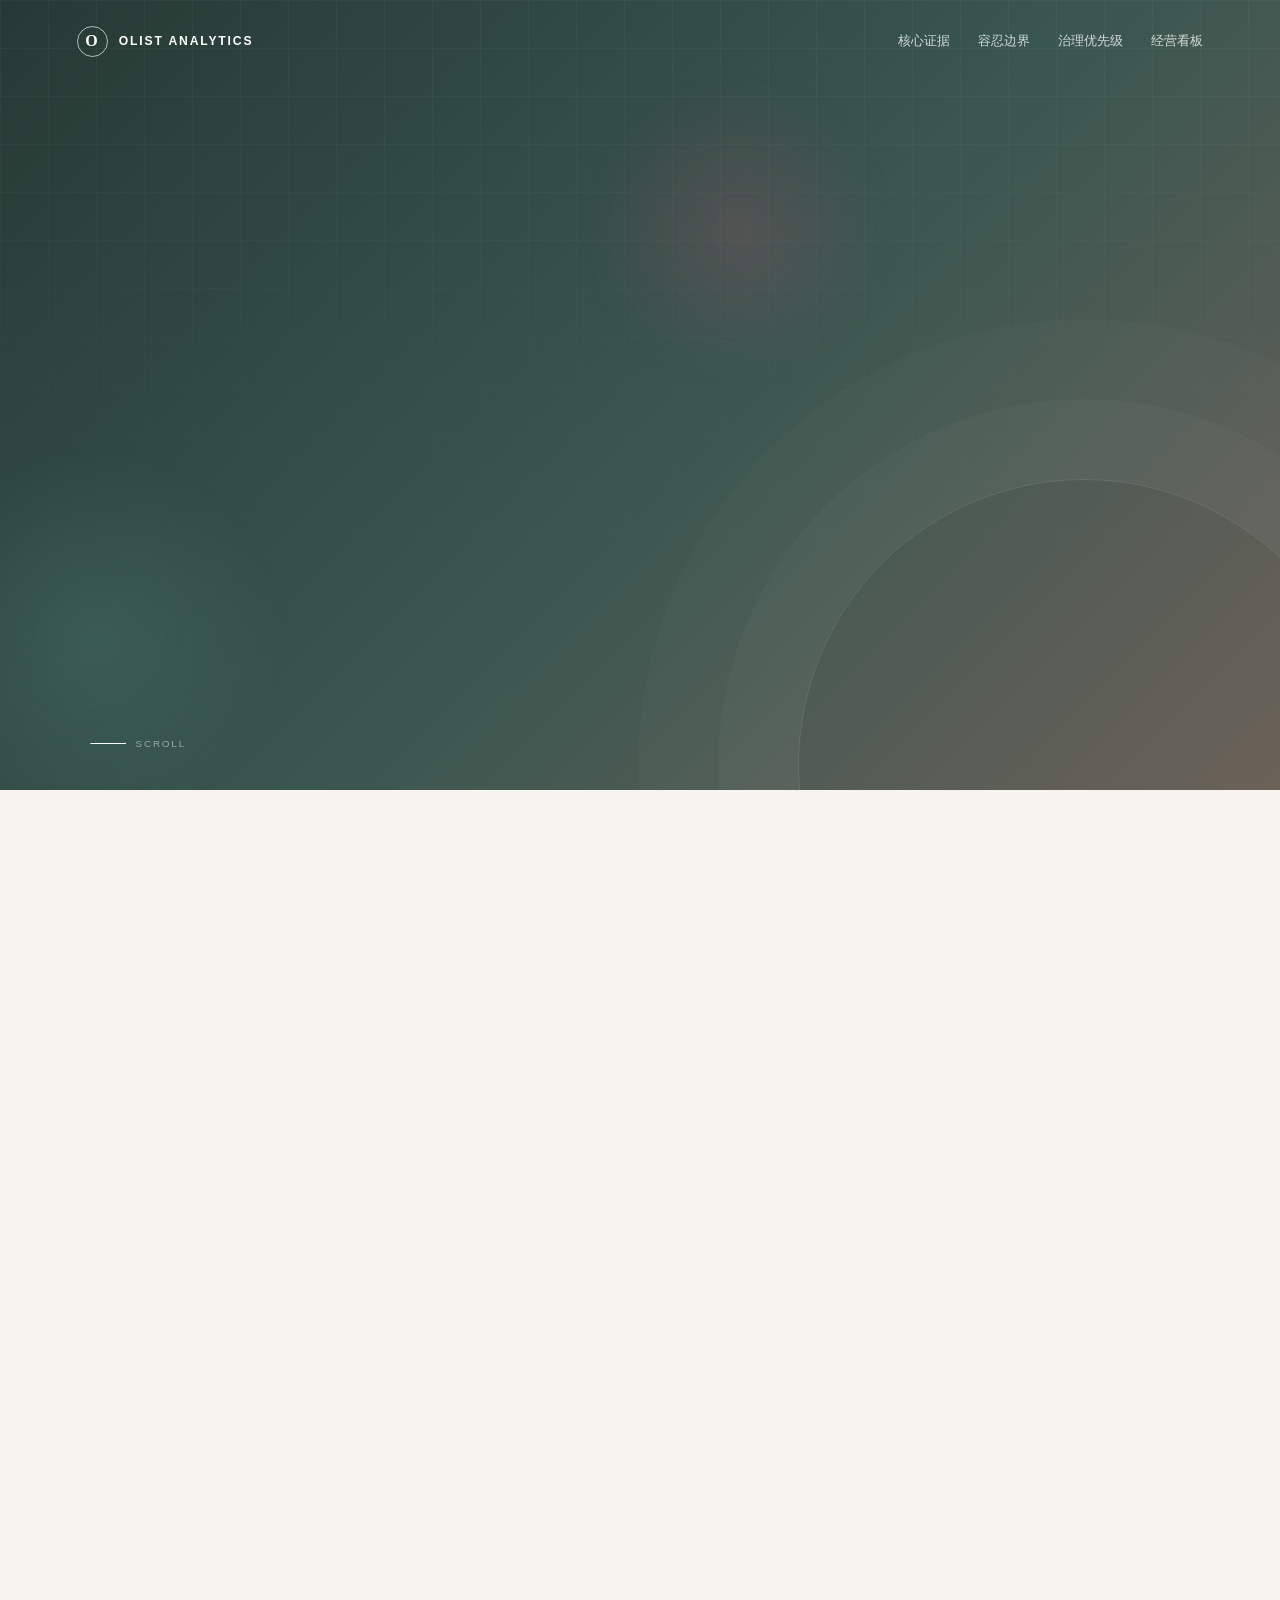
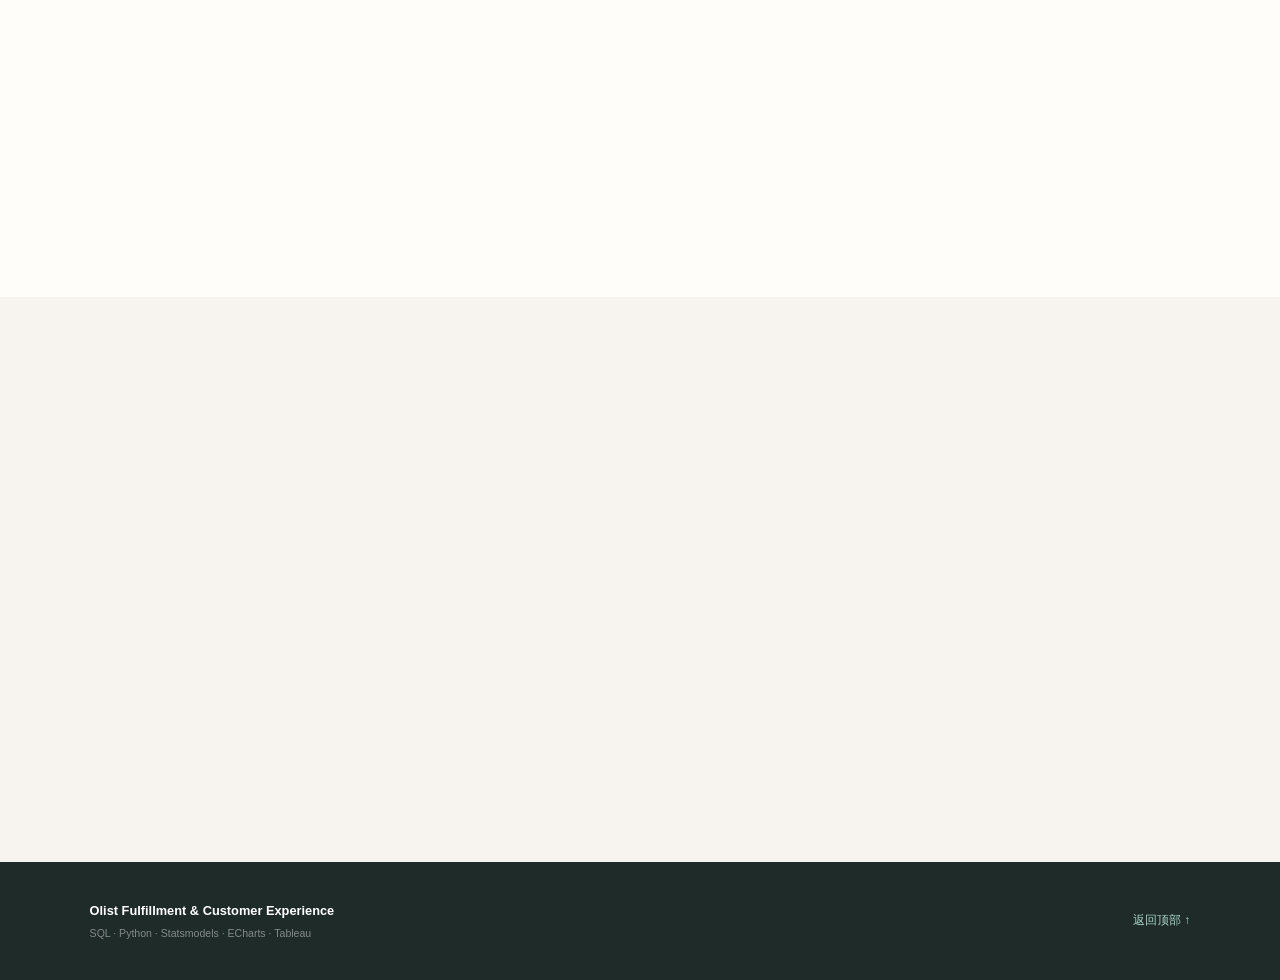
<file: index.html>
<!doctype html>
<html lang="zh-CN">
<head>
  <meta charset="utf-8">
  <meta name="viewport" content="width=device-width, initial-scale=1">
  <meta http-equiv="refresh" content="0; url=dashboard/">
  <title>Olist 电商履约与客户体验分析</title>
</head>
<body>
  <p>正在进入项目看板。如果没有自动跳转，请<a href="dashboard/">点击这里</a>。</p>
</body>
</html>
</file>
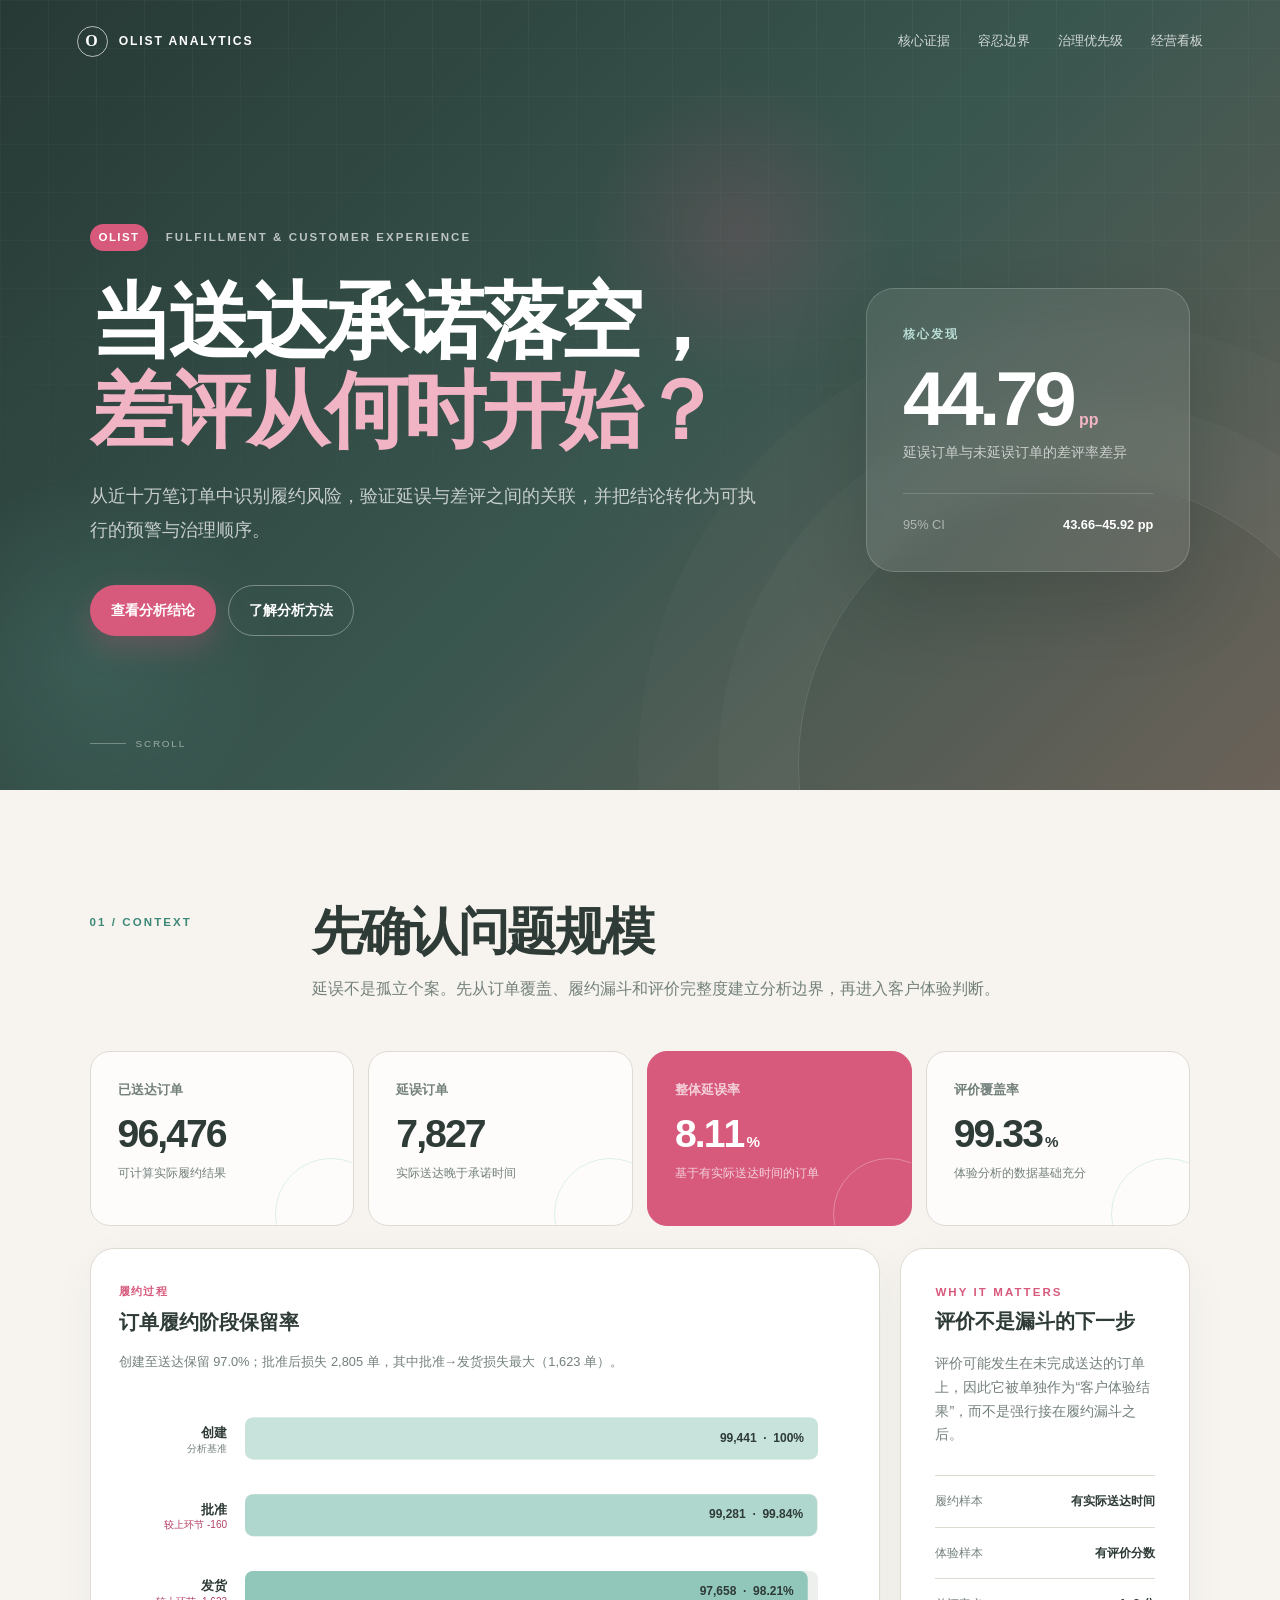
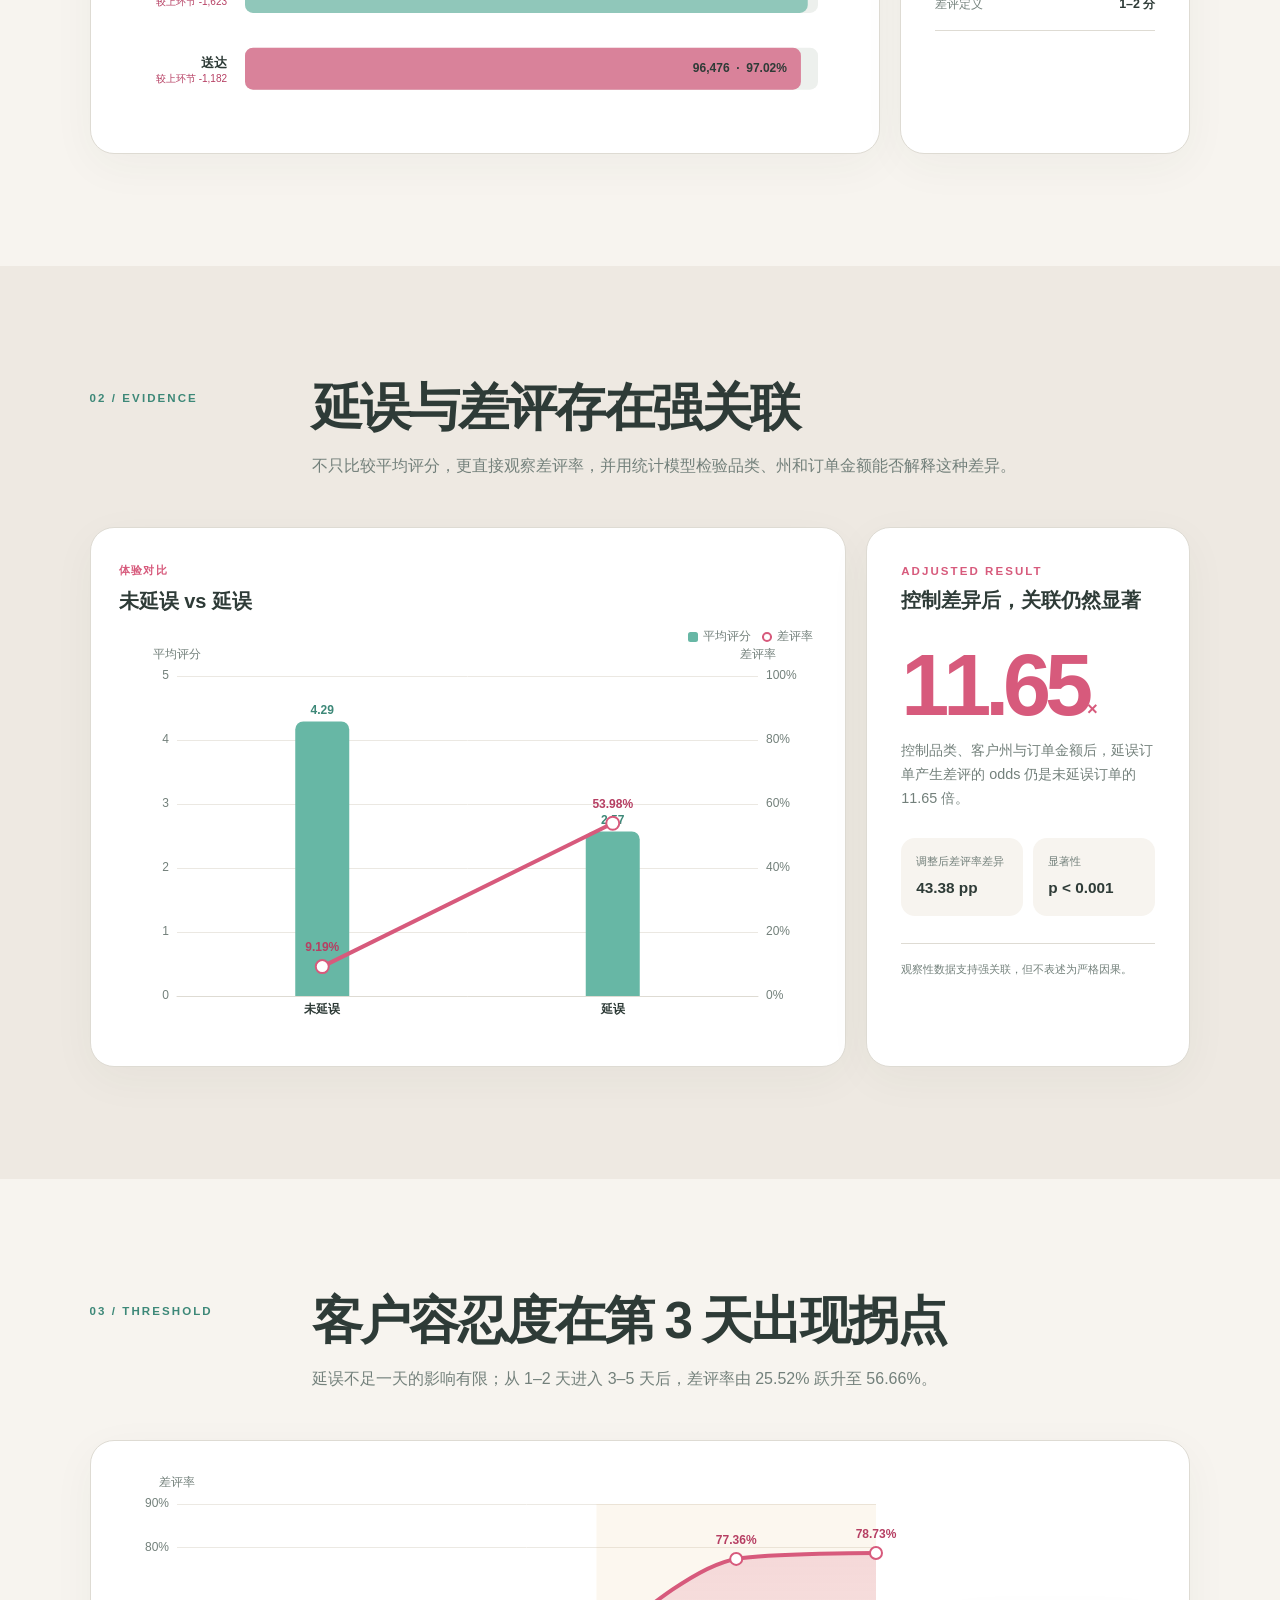
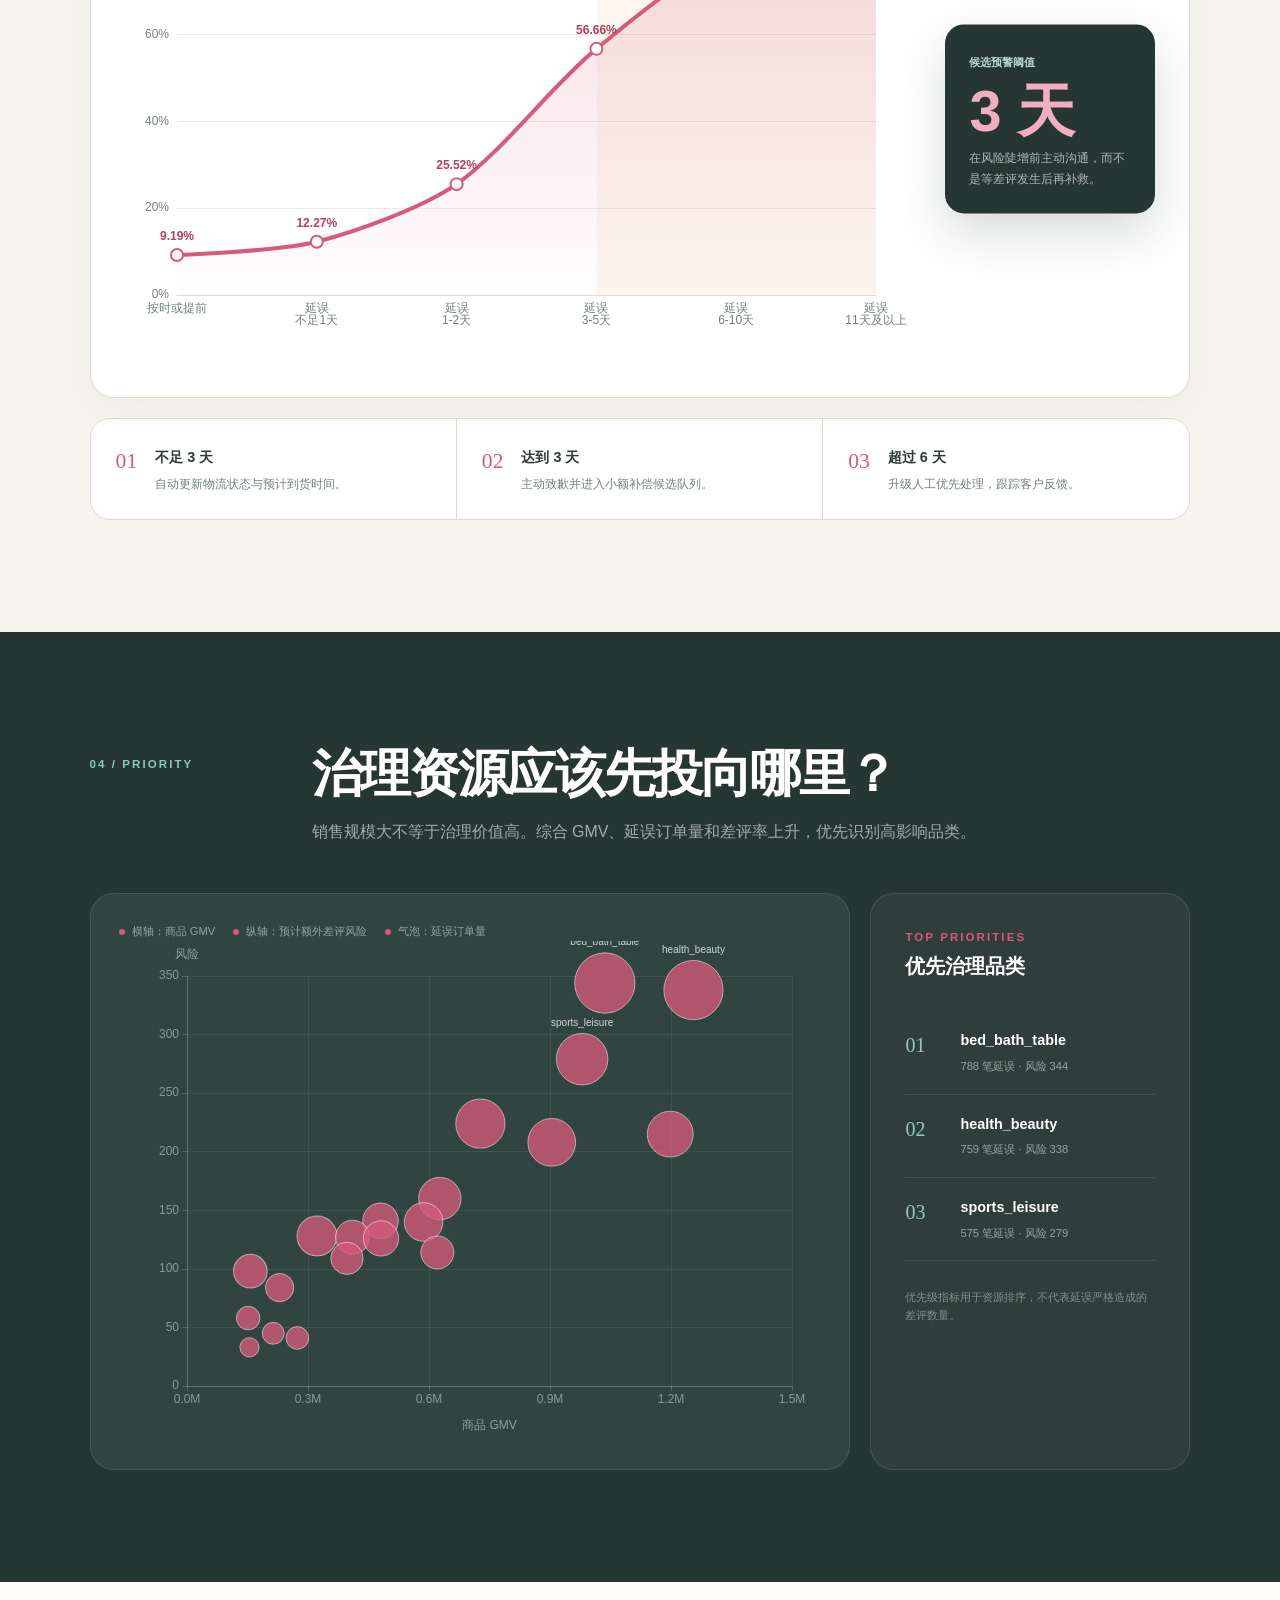
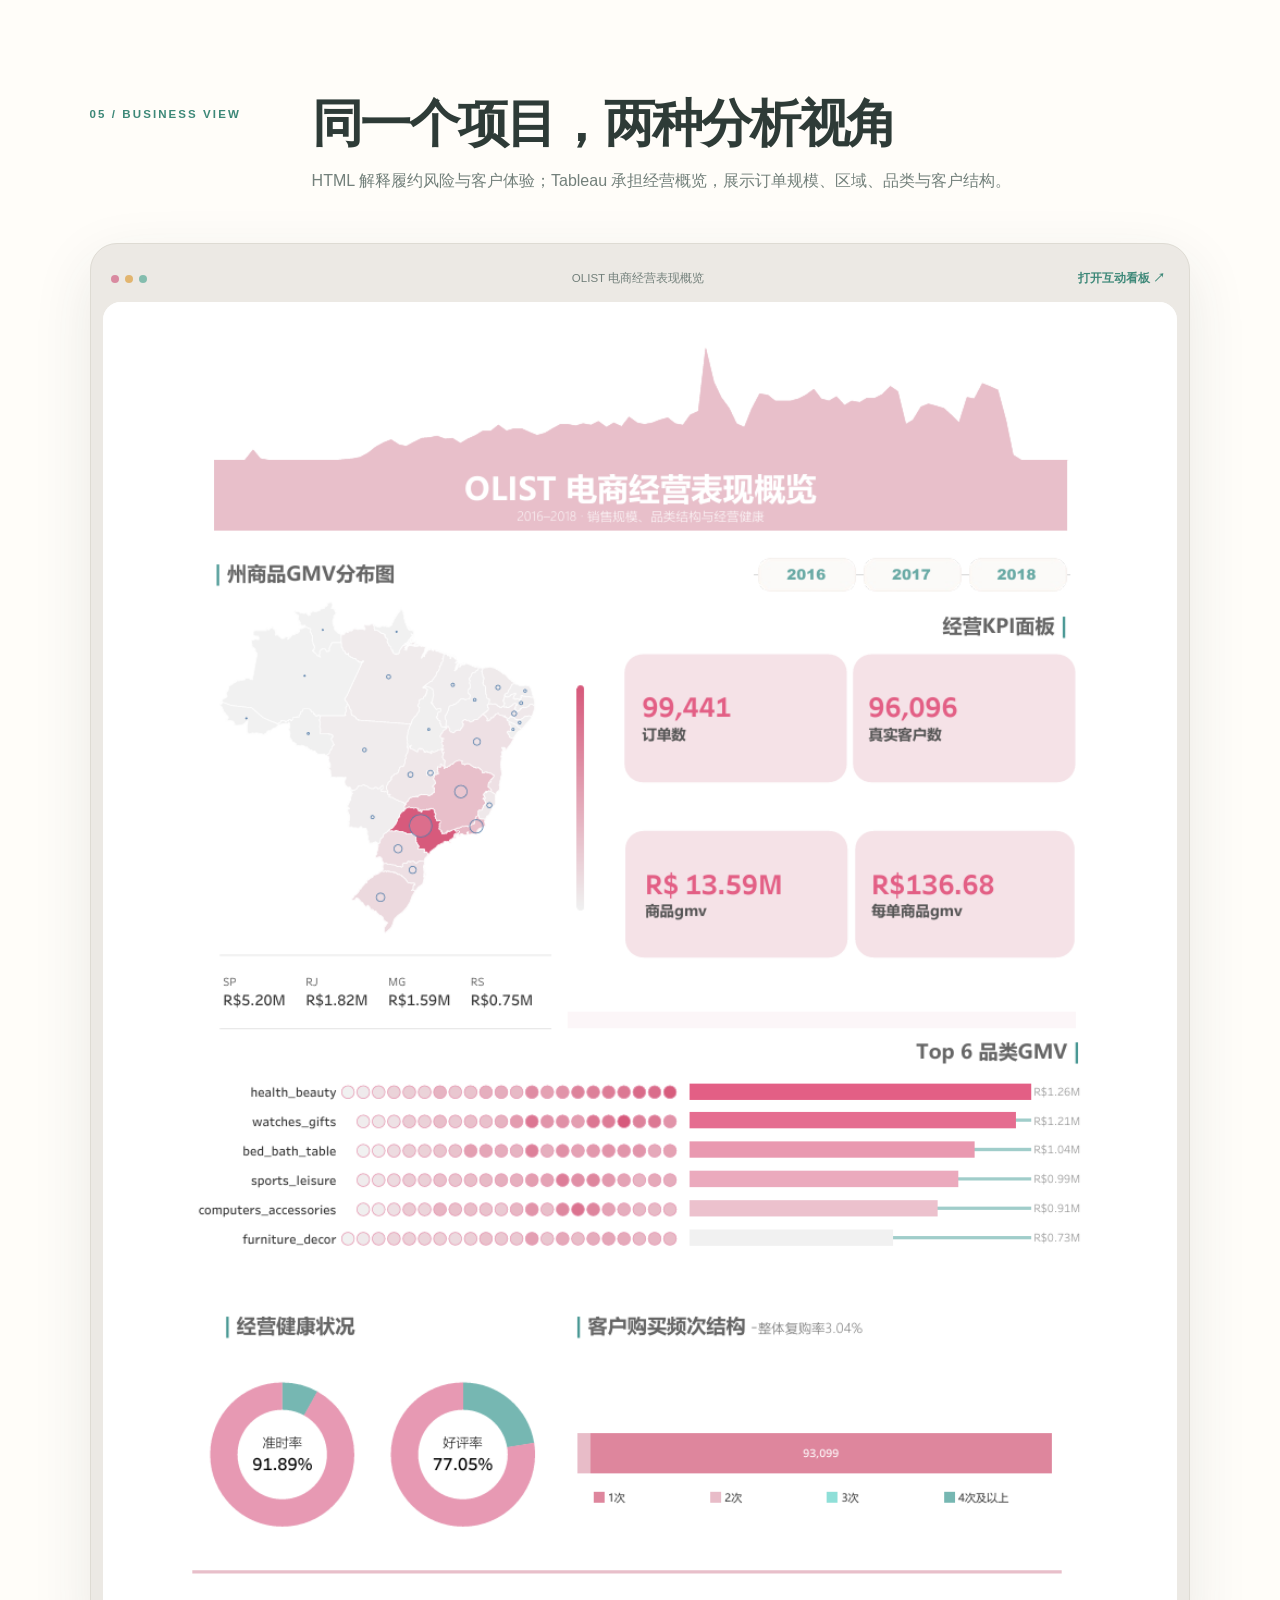
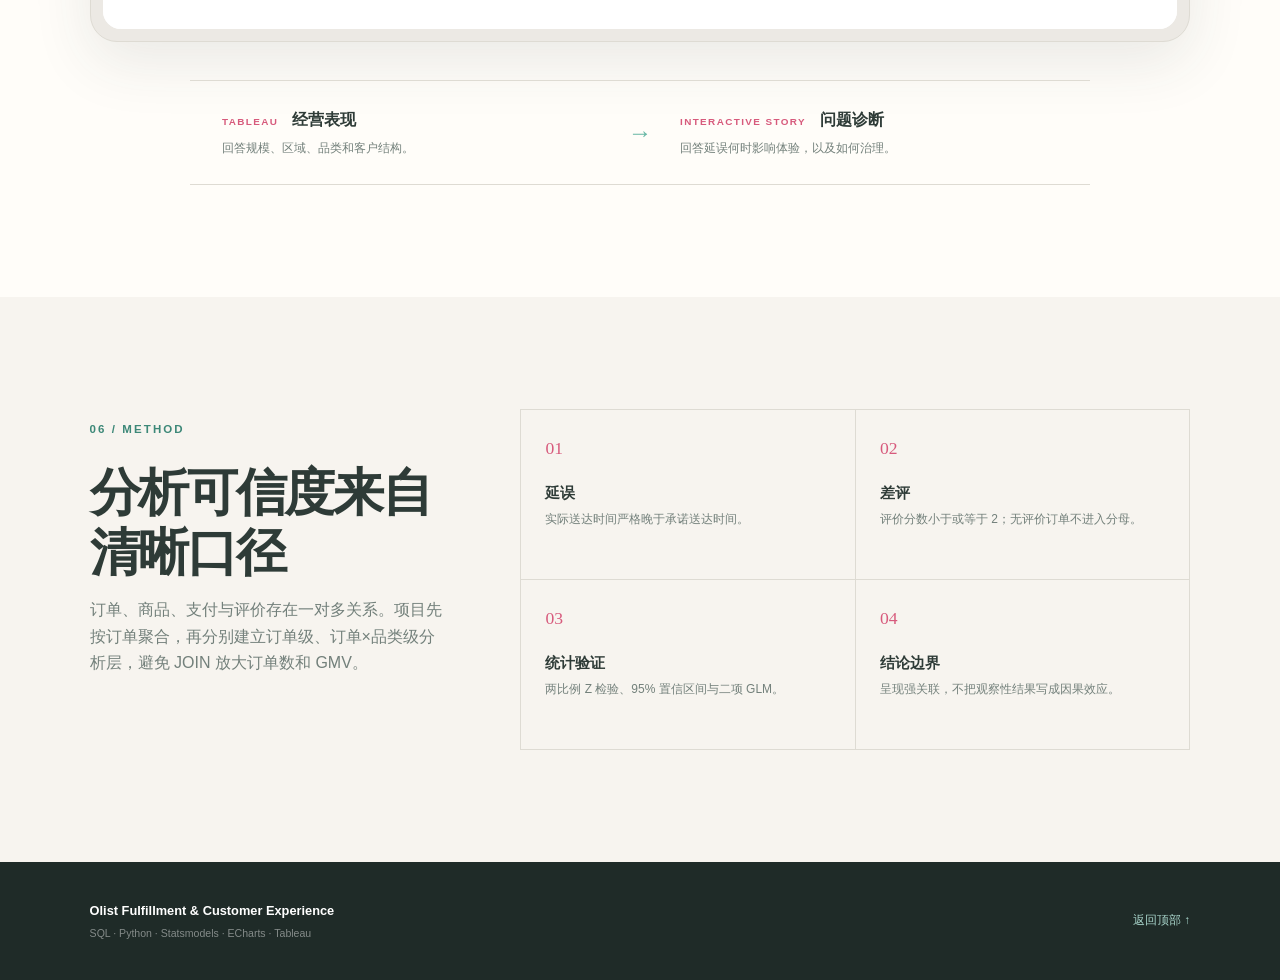
<file: dashboard/index.html>
<!doctype html>
<html lang="zh-CN">
<head>
  <meta charset="utf-8">
  <meta name="viewport" content="width=device-width, initial-scale=1">
  <meta name="description" content="Olist 电商履约与客户体验分析：从延误识别、客户容忍度到品类治理优先级。">
  <title>Olist · 履约与客户体验分析</title>
  <link rel="stylesheet" href="style.css">
</head>
<body>
  <div class="scroll-progress" aria-hidden="true"><span></span></div>

  <nav class="site-nav" aria-label="主导航">
    <a class="brand" href="#top" aria-label="返回页面顶部">
      <span class="brand-mark">O</span>
      <span>OLIST ANALYTICS</span>
    </a>
    <div class="nav-links">
      <a href="#evidence">核心证据</a>
      <a href="#threshold">容忍边界</a>
      <a href="#priority">治理优先级</a>
      <a href="#tableau">经营看板</a>
    </div>
  </nav>

  <header id="top" class="hero">
    <div class="hero-orb orb-one" aria-hidden="true"></div>
    <div class="hero-orb orb-two" aria-hidden="true"></div>
    <div class="hero-copy reveal">
      <p class="eyebrow"><span>OLIST</span> FULFILLMENT & CUSTOMER EXPERIENCE</p>
      <h1>当送达承诺落空，<br><em>差评从何时开始？</em></h1>
      <p class="lede">从近十万笔订单中识别履约风险，验证延误与差评之间的关联，并把结论转化为可执行的预警与治理顺序。</p>
      <div class="hero-actions">
        <a class="button primary" href="#evidence">查看分析结论</a>
        <a class="button ghost" href="#method">了解分析方法</a>
      </div>
    </div>
    <aside class="hero-proof reveal" aria-label="核心分析结论">
      <p class="proof-label">核心发现</p>
      <strong><span data-count="44.79" data-decimals="2">44.79</span><small>pp</small></strong>
      <p>延误订单与未延误订单的差评率差异</p>
      <div class="proof-rule"></div>
      <div class="proof-meta">
        <span>95% CI</span>
        <b>43.66–45.92 pp</b>
      </div>
    </aside>
    <a class="scroll-cue" href="#context" aria-label="继续向下浏览"><span></span>SCROLL</a>
  </header>

  <main>
    <section id="context" class="section context-section">
      <div class="section-intro reveal">
        <p class="section-index">01 / CONTEXT</p>
        <div>
          <h2>先确认问题规模</h2>
          <p>延误不是孤立个案。先从订单覆盖、履约漏斗和评价完整度建立分析边界，再进入客户体验判断。</p>
        </div>
      </div>

      <div class="metric-grid">
        <article class="metric-card reveal">
          <span>已送达订单</span>
          <strong data-bind="deliveredOrders" data-format="integer">96,476</strong>
          <small>可计算实际履约结果</small>
        </article>
        <article class="metric-card reveal">
          <span>延误订单</span>
          <strong data-bind="delayedOrders" data-format="integer">7,827</strong>
          <small>实际送达晚于承诺时间</small>
        </article>
        <article class="metric-card accent reveal">
          <span>整体延误率</span>
          <strong><span data-bind="delayRate">8.11</span><i>%</i></strong>
          <small>基于有实际送达时间的订单</small>
        </article>
        <article class="metric-card reveal">
          <span>评价覆盖率</span>
          <strong>99.33<i>%</i></strong>
          <small>体验分析的数据基础充分</small>
        </article>
      </div>

      <div class="analysis-grid funnel-layout">
        <article class="chart-panel reveal">
          <div class="panel-heading">
            <div><span>履约过程</span><h3>订单履约阶段保留率</h3></div>
            <p>创建至送达保留 97.0%；批准后损失 2,805 单，其中批准→发货损失最大（1,623 单）。</p>
          </div>
          <div id="funnel-chart" class="chart" role="img" aria-label="订单创建、批准、发货和送达阶段保留率图"></div>
        </article>
        <aside class="logic-card reveal">
          <p class="mini-label">WHY IT MATTERS</p>
          <h3>评价不是漏斗的下一步</h3>
          <p>评价可能发生在未完成送达的订单上，因此它被单独作为“客户体验结果”，而不是强行接在履约漏斗之后。</p>
          <ul class="logic-list">
            <li><span>履约样本</span><b>有实际送达时间</b></li>
            <li><span>体验样本</span><b>有评价分数</b></li>
            <li><span>差评定义</span><b>1–2 分</b></li>
          </ul>
        </aside>
      </div>
    </section>

    <section id="evidence" class="section section-tint">
      <div class="section-intro reveal">
        <p class="section-index">02 / EVIDENCE</p>
        <div>
          <h2>延误与差评存在强关联</h2>
          <p>不只比较平均评分，更直接观察差评率，并用统计模型检验品类、州和订单金额能否解释这种差异。</p>
        </div>
      </div>

      <div class="analysis-grid evidence-layout">
        <article class="chart-panel reveal">
          <div class="panel-heading compact">
            <div><span>体验对比</span><h3>未延误 vs 延误</h3></div>
          </div>
          <div id="comparison-chart" class="chart large" role="img" aria-label="延误与未延误订单的平均评分和差评率对比"></div>
        </article>
        <aside class="evidence-card reveal">
          <p class="mini-label">ADJUSTED RESULT</p>
          <h3>控制差异后，关联仍然显著</h3>
          <div class="odds-number"><span data-count="11.65" data-decimals="2">11.65</span><small>×</small></div>
          <p>控制品类、客户州与订单金额后，延误订单产生差评的 odds 仍是未延误订单的 11.65 倍。</p>
          <div class="evidence-stats">
            <div><span>调整后差评率差异</span><b>43.38 pp</b></div>
            <div><span>显著性</span><b>p &lt; 0.001</b></div>
          </div>
          <small class="caveat">观察性数据支持强关联，但不表述为严格因果。</small>
        </aside>
      </div>
    </section>

    <section id="threshold" class="section">
      <div class="section-intro reveal">
        <p class="section-index">03 / THRESHOLD</p>
        <div>
          <h2>客户容忍度在第 3 天出现拐点</h2>
          <p>延误不足一天的影响有限；从 1–2 天进入 3–5 天后，差评率由 25.52% 跃升至 56.66%。</p>
        </div>
      </div>

      <article class="chart-panel threshold-panel reveal">
        <div id="tolerance-chart" class="chart xl" role="img" aria-label="不同延误天数区间的差评率曲线"></div>
        <div class="threshold-note">
          <span>候选预警阈值</span>
          <strong>3 天</strong>
          <p>在风险陡增前主动沟通，而不是等差评发生后再补救。</p>
        </div>
      </article>

      <div class="response-steps reveal">
        <article><span>01</span><div><b>不足 3 天</b><p>自动更新物流状态与预计到货时间。</p></div></article>
        <article><span>02</span><div><b>达到 3 天</b><p>主动致歉并进入小额补偿候选队列。</p></div></article>
        <article><span>03</span><div><b>超过 6 天</b><p>升级人工优先处理，跟踪客户反馈。</p></div></article>
      </div>
    </section>

    <section id="priority" class="section section-deep">
      <div class="section-intro light reveal">
        <p class="section-index">04 / PRIORITY</p>
        <div>
          <h2>治理资源应该先投向哪里？</h2>
          <p>销售规模大不等于治理价值高。综合 GMV、延误订单量和差评率上升，优先识别高影响品类。</p>
        </div>
      </div>

      <div class="priority-layout">
        <article class="chart-panel dark-panel reveal">
          <div class="bubble-guide"><span>横轴：商品 GMV</span><span>纵轴：预计额外差评风险</span><span>气泡：延误订单量</span></div>
          <div id="priority-chart" class="chart xl" role="img" aria-label="品类GMV、延误订单和预计额外差评风险气泡图"></div>
        </article>
        <aside class="priority-rank reveal">
          <p class="mini-label">TOP PRIORITIES</p>
          <h3>优先治理品类</h3>
          <ol id="priority-list"></ol>
          <p class="rank-note">优先级指标用于资源排序，不代表延误严格造成的差评数量。</p>
        </aside>
      </div>
    </section>

    <section id="tableau" class="section tableau-section">
      <div class="section-intro reveal">
        <p class="section-index">05 / BUSINESS VIEW</p>
        <div>
          <h2>同一个项目，两种分析视角</h2>
          <p>HTML 解释履约风险与客户体验；Tableau 承担经营概览，展示订单规模、区域、品类与客户结构。</p>
        </div>
      </div>
      <div class="tableau-frame reveal">
        <div class="frame-bar">
          <div class="frame-dots" aria-hidden="true"><i></i><i></i><i></i></div>
          <span>OLIST 电商经营表现概览</span>
          <a href="https://public.tableau.com/app/profile/z.whisper/viz/olist-business-dashboard/OLIST?publish=yes" target="_blank" rel="noopener">打开互动看板 ↗</a>
        </div>
        <div class="tableau-preview">
          <img src="assets/tableau-dashboard.png" alt="OLIST Tableau 电商经营表现看板预览">
        </div>
      </div>
      <div class="view-split reveal">
        <div><span>TABLEAU</span><b>经营表现</b><p>回答规模、区域、品类和客户结构。</p></div>
        <div class="split-arrow">→</div>
        <div><span>INTERACTIVE STORY</span><b>问题诊断</b><p>回答延误何时影响体验，以及如何治理。</p></div>
      </div>
    </section>

    <section id="method" class="section method-section">
      <div class="method-copy reveal">
        <p class="section-index">06 / METHOD</p>
        <h2>分析可信度来自清晰口径</h2>
        <p>订单、商品、支付与评价存在一对多关系。项目先按订单聚合，再分别建立订单级、订单×品类级分析层，避免 JOIN 放大订单数和 GMV。</p>
      </div>
      <div class="method-grid reveal">
        <article><span>01</span><b>延误</b><p>实际送达时间严格晚于承诺送达时间。</p></article>
        <article><span>02</span><b>差评</b><p>评价分数小于或等于 2；无评价订单不进入分母。</p></article>
        <article><span>03</span><b>统计验证</b><p>两比例 Z 检验、95% 置信区间与二项 GLM。</p></article>
        <article><span>04</span><b>结论边界</b><p>呈现强关联，不把观察性结果写成因果效应。</p></article>
      </div>
    </section>
  </main>

  <footer>
    <div><b>Olist Fulfillment & Customer Experience</b><span>SQL · Python · Statsmodels · ECharts · Tableau</span></div>
    <a href="#top">返回顶部 ↑</a>
  </footer>

  <noscript>请启用 JavaScript 以查看交互图表。</noscript>
  <script src="echarts.min.js"></script>
  <script src="data/olist-dashboard-data.js"></script>
  <script src="app.js"></script>
</body>
</html>
</file>
<file: dashboard/style.css>
:root{
  --paper:#f7f4ef;
  --paper-2:#fffdf9;
  --card:#ffffff;
  --ink:#2e3b37;
  --muted:#73807b;
  --line:#dedbd3;
  --rose:#d75a7c;
  --rose-dark:#b63f63;
  --rose-soft:#f3dce3;
  --mint:#67b7a5;
  --mint-dark:#3d8878;
  --mint-soft:#dcefe9;
  --amber:#dca454;
  --deep:#263632;
  --deep-2:#304540;
  --shadow:0 20px 60px rgba(46,59,55,.10);
  --radius:24px;
}

*{box-sizing:border-box}
html{scroll-behavior:smooth}
body{margin:0;background:var(--paper);color:var(--ink);font-family:Inter,"Segoe UI","Microsoft YaHei",Arial,sans-serif;line-height:1.65;overflow-x:hidden}
a{color:inherit}
button,a{-webkit-tap-highlight-color:transparent}
::selection{background:var(--rose-soft);color:var(--rose-dark)}

.scroll-progress{position:fixed;z-index:100;top:0;left:0;width:100%;height:3px;background:transparent}
.scroll-progress span{display:block;width:0;height:100%;background:linear-gradient(90deg,var(--rose),var(--mint));transition:width .08s linear}

.site-nav{position:absolute;z-index:20;top:0;left:0;width:100%;height:82px;padding:0 max(6vw,28px);display:flex;align-items:center;justify-content:space-between;color:#fff}
.brand{display:flex;align-items:center;gap:11px;text-decoration:none;font-size:.76rem;font-weight:800;letter-spacing:.15em}
.brand-mark{display:grid;place-items:center;width:31px;height:31px;border:1px solid rgba(255,255,255,.65);border-radius:50%;font-family:Georgia,serif;font-size:1rem}
.nav-links{display:flex;gap:28px}
.nav-links a{position:relative;text-decoration:none;font-size:.8rem;color:rgba(255,255,255,.78)}
.nav-links a::after{content:"";position:absolute;left:0;bottom:-7px;width:100%;height:1px;background:#fff;transform:scaleX(0);transform-origin:right;transition:transform .3s ease}
.nav-links a:hover::after{transform:scaleX(1);transform-origin:left}

.hero{position:relative;min-height:790px;padding:180px max(7vw,32px) 110px;display:grid;grid-template-columns:minmax(0,1.35fr) minmax(270px,.65fr);align-items:center;gap:8vw;color:#fff;background:linear-gradient(135deg,#273934 0%,#39564f 53%,#6b6259 100%);isolation:isolate;overflow:hidden}
.hero::before{content:"";position:absolute;z-index:-2;inset:0;background-image:linear-gradient(rgba(255,255,255,.035) 1px,transparent 1px),linear-gradient(90deg,rgba(255,255,255,.035) 1px,transparent 1px);background-size:48px 48px;mask-image:linear-gradient(to bottom,#000,transparent 82%)}
.hero::after{content:"";position:absolute;z-index:-1;right:-7%;bottom:-33%;width:570px;height:570px;border:1px solid rgba(255,255,255,.12);border-radius:50%;box-shadow:0 0 0 80px rgba(255,255,255,.025),0 0 0 160px rgba(255,255,255,.02)}
.hero-orb{position:absolute;z-index:-1;border-radius:50%;filter:blur(3px);opacity:.62;animation:float 9s ease-in-out infinite}
.orb-one{width:340px;height:340px;right:29%;top:8%;background:radial-gradient(circle,rgba(215,90,124,.28),transparent 67%)}
.orb-two{width:390px;height:390px;left:-8%;bottom:-8%;background:radial-gradient(circle,rgba(103,183,165,.24),transparent 68%);animation-delay:-4s}
@keyframes float{50%{transform:translate3d(0,-20px,0) scale(1.04)}}

.hero-copy{max-width:860px}
.eyebrow,.section-index,.mini-label{margin:0;font-size:.72rem;font-weight:800;letter-spacing:.18em;text-transform:uppercase}
.eyebrow{color:rgba(255,255,255,.68)}
.eyebrow span{display:inline-block;margin-right:12px;padding:4px 9px;border-radius:999px;background:var(--rose);color:#fff;letter-spacing:.12em}
.hero h1{max-width:920px;margin:26px 0 24px;font-family:"Microsoft YaHei UI","Microsoft YaHei",sans-serif;font-size:clamp(3.1rem,6.5vw,6.9rem);font-weight:650;line-height:1.08;letter-spacing:-.055em}
.hero h1 em{font-style:normal;color:#f1b4c5}
.lede{max-width:690px;margin:0;color:rgba(255,255,255,.72);font-size:1.1rem;line-height:1.9}
.hero-actions{display:flex;gap:12px;margin-top:38px}
.button{padding:13px 20px;border:1px solid transparent;border-radius:999px;text-decoration:none;font-size:.88rem;font-weight:700;transition:transform .25s ease,background .25s ease,border-color .25s ease}
.button:hover{transform:translateY(-2px)}
.button.primary{background:var(--rose);color:#fff;box-shadow:0 12px 30px rgba(215,90,124,.26)}
.button.primary:hover{background:#e16889}
.button.ghost{border-color:rgba(255,255,255,.34);color:#fff}
.button.ghost:hover{background:rgba(255,255,255,.08)}
.hero-proof{position:relative;align-self:center;max-width:380px;padding:36px;border:1px solid rgba(255,255,255,.17);border-radius:28px;background:rgba(255,255,255,.08);box-shadow:0 30px 80px rgba(10,20,17,.18);backdrop-filter:blur(14px)}
.proof-label{margin:0;color:#bce0d8;font-size:.72rem;font-weight:800;letter-spacing:.18em}
.hero-proof>strong{display:block;margin:16px 0 4px;font-size:clamp(3.6rem,6vw,6rem);font-weight:600;line-height:1;color:#fff;letter-spacing:-.06em}
.hero-proof strong small{margin-left:7px;font-size:1rem;letter-spacing:0;color:#f1b4c5}
.hero-proof>p:not(.proof-label){margin:0;color:rgba(255,255,255,.68);font-size:.9rem}
.proof-rule{height:1px;margin:28px 0 20px;background:rgba(255,255,255,.16)}
.proof-meta{display:flex;justify-content:space-between;align-items:center;font-size:.8rem}
.proof-meta span{color:rgba(255,255,255,.5)}
.proof-meta b{color:#fff}
.scroll-cue{position:absolute;left:max(7vw,32px);bottom:38px;display:flex;align-items:center;gap:10px;text-decoration:none;color:rgba(255,255,255,.5);font-size:.62rem;letter-spacing:.18em}
.scroll-cue span{position:relative;width:36px;height:1px;background:rgba(255,255,255,.3);overflow:hidden}
.scroll-cue span::after{content:"";position:absolute;inset:0;background:#fff;transform:translateX(-100%);animation:scan 2.2s ease-in-out infinite}
@keyframes scan{60%,100%{transform:translateX(100%)}}

.section{max-width:1500px;margin:auto;padding:112px max(7vw,32px)}
.section-tint{max-width:none;background:#eee9e2}
.section-tint>*{max-width:1290px;margin-left:auto;margin-right:auto}
.section-intro{display:grid;grid-template-columns:180px minmax(0,900px);gap:42px;align-items:start;margin-bottom:48px}
.section-index{padding-top:11px;color:var(--mint-dark)}
.section-intro h2,.method-copy h2{margin:0 0 14px;font-size:clamp(2rem,4vw,3.65rem);font-weight:650;line-height:1.18;letter-spacing:-.045em}
.section-intro>div>p,.method-copy>p:last-child{max-width:900px;margin:0;color:var(--muted);font-size:1rem}

.metric-grid{display:grid;grid-template-columns:repeat(4,1fr);gap:14px;margin-bottom:22px}
.metric-card{position:relative;min-height:175px;padding:27px;border:1px solid var(--line);border-radius:20px;background:rgba(255,255,255,.74);overflow:hidden;transition:transform .3s ease,box-shadow .3s ease}
.metric-card:hover{transform:translateY(-4px);box-shadow:var(--shadow)}
.metric-card::after{content:"";position:absolute;right:-34px;bottom:-45px;width:110px;height:110px;border:1px solid var(--mint-soft);border-radius:50%}
.metric-card.accent{background:var(--rose);color:#fff;border-color:var(--rose)}
.metric-card.accent::after{border-color:rgba(255,255,255,.28)}
.metric-card>span{display:block;color:var(--muted);font-size:.8rem;font-weight:700}
.metric-card.accent>span,.metric-card.accent small{color:rgba(255,255,255,.72)}
.metric-card strong{display:block;margin:12px 0 4px;font-size:2.45rem;font-weight:650;line-height:1.1;letter-spacing:-.05em}
.metric-card strong i{margin-left:3px;font-size:.95rem;font-style:normal;letter-spacing:0}
.metric-card small{color:var(--muted);font-size:.74rem}

.analysis-grid{display:grid;gap:20px}
.funnel-layout{grid-template-columns:minmax(0,1.55fr) minmax(290px,.45fr)}
.evidence-layout{grid-template-columns:minmax(0,1.4fr) minmax(320px,.6fr)}
.chart-panel,.logic-card,.evidence-card{border:1px solid var(--line);border-radius:var(--radius);background:var(--card);box-shadow:0 12px 45px rgba(46,59,55,.045)}
.chart-panel{padding:28px}
.panel-heading{display:flex;justify-content:space-between;gap:35px;margin-bottom:8px}
.funnel-layout .panel-heading{display:block}
.funnel-layout .panel-heading>p{max-width:none;margin-top:12px}
.panel-heading>div>span{color:var(--rose);font-size:.7rem;font-weight:800;letter-spacing:.12em;text-transform:uppercase}
.panel-heading h3,.logic-card h3,.evidence-card h3,.priority-rank h3{margin:3px 0 0;font-size:1.25rem}
.panel-heading>p{max-width:520px;margin:0;color:var(--muted);font-size:.8rem}
.panel-heading.compact{margin-bottom:0}
.chart{height:345px}
.chart.large{height:420px}
.chart.xl{height:500px}
.logic-card,.evidence-card{padding:34px}
.mini-label{color:var(--rose)}
.logic-card>p:not(.mini-label),.evidence-card>p:not(.mini-label){color:var(--muted);font-size:.9rem}
.logic-list{list-style:none;margin:28px 0 0;padding:0;border-top:1px solid var(--line)}
.logic-list li{display:flex;justify-content:space-between;gap:20px;padding:15px 0;border-bottom:1px solid var(--line);font-size:.78rem}
.logic-list span{color:var(--muted)}
.odds-number{margin:30px 0 12px;color:var(--rose);font-size:5.4rem;font-weight:650;line-height:.9;letter-spacing:-.07em}
.odds-number small{font-size:1.15rem;letter-spacing:0}
.evidence-stats{display:grid;grid-template-columns:1fr 1fr;gap:10px;margin:27px 0}
.evidence-stats div{padding:15px;border-radius:14px;background:var(--paper)}
.evidence-stats span,.evidence-stats b{display:block}
.evidence-stats span{color:var(--muted);font-size:.68rem}
.evidence-stats b{margin-top:5px;font-size:.96rem}
.caveat{display:block;padding-top:16px;border-top:1px solid var(--line);color:var(--muted);font-size:.7rem}

.threshold-panel{position:relative;padding-right:280px;overflow:hidden}
.threshold-note{position:absolute;top:50%;right:34px;width:210px;padding:24px;border-radius:19px;background:var(--deep);color:#fff;transform:translateY(-50%);box-shadow:0 20px 50px rgba(38,54,50,.18)}
.threshold-note span{color:#b9d8d0;font-size:.7rem;font-weight:700}
.threshold-note strong{display:block;margin:8px 0;font-size:3.6rem;line-height:1;color:#f0aec0}
.threshold-note p{margin:0;color:rgba(255,255,255,.65);font-size:.78rem}
.response-steps{display:grid;grid-template-columns:repeat(3,1fr);margin-top:20px;border:1px solid var(--line);border-radius:20px;background:var(--card);overflow:hidden}
.response-steps article{display:flex;gap:18px;padding:25px;border-right:1px solid var(--line)}
.response-steps article:last-child{border:0}
.response-steps article>span{color:var(--rose);font-family:Georgia,serif;font-size:1.35rem}
.response-steps b{font-size:.9rem}
.response-steps p{margin:4px 0 0;color:var(--muted);font-size:.75rem}

.section-deep{max-width:none;background:var(--deep);color:#fff}
.section-deep>*{max-width:1290px;margin-left:auto;margin-right:auto}
.section-intro.light .section-index{color:#86cbbb}
.section-intro.light>div>p{color:rgba(255,255,255,.58)}
.priority-layout{display:grid;grid-template-columns:minmax(0,1.55fr) minmax(320px,.45fr);gap:20px}
.dark-panel{border-color:rgba(255,255,255,.1);background:var(--deep-2);box-shadow:none}
.bubble-guide{display:flex;flex-wrap:wrap;gap:18px;color:rgba(255,255,255,.5);font-size:.7rem}
.bubble-guide span::before{content:"";display:inline-block;width:6px;height:6px;margin-right:7px;border-radius:50%;background:var(--rose)}
.priority-rank{padding:34px;border:1px solid rgba(255,255,255,.11);border-radius:var(--radius);background:rgba(255,255,255,.045)}
.priority-rank ol{list-style:none;margin:28px 0;padding:0;counter-reset:rank}
.priority-rank li{position:relative;display:grid;grid-template-columns:42px 1fr;gap:13px;padding:18px 0;border-bottom:1px solid rgba(255,255,255,.1);counter-increment:rank}
.priority-rank li::before{content:"0" counter(rank);color:#91cbbc;font-family:Georgia,serif;font-size:1.25rem}
.priority-rank li b,.priority-rank li span{display:block}
.priority-rank li b{font-size:.9rem}
.priority-rank li span{margin-top:4px;color:rgba(255,255,255,.52);font-size:.7rem}
.rank-note{margin:18px 0 0;color:rgba(255,255,255,.42);font-size:.68rem}

.tableau-section{background:var(--paper-2)}
.tableau-frame{padding:12px;border:1px solid var(--line);border-radius:27px;background:#ece9e4;box-shadow:var(--shadow)}
.frame-bar{height:46px;display:grid;grid-template-columns:1fr auto 1fr;align-items:center;padding:0 12px 0 8px;color:var(--muted);font-size:.72rem}
.frame-dots{display:flex;gap:6px}
.frame-dots i{width:8px;height:8px;border-radius:50%;background:#c9c5bf}
.frame-dots i:first-child{background:#d98aa0}
.frame-dots i:nth-child(2){background:#e2b56f}
.frame-dots i:last-child{background:#84bdae}
.frame-bar>a{justify-self:end;color:var(--mint-dark);text-decoration:none;font-weight:700}
.tableau-preview{height:auto;border-radius:18px;background:#fff;overflow:hidden}
.tableau-preview img{width:100%;height:auto;object-fit:contain;display:block;transition:transform .7s ease}
.tableau-frame:hover img{transform:scale(1.012)}
.view-split{display:grid;grid-template-columns:1fr auto 1fr;gap:28px;align-items:center;max-width:900px;margin:38px auto 0;padding:26px 32px;border-top:1px solid var(--line);border-bottom:1px solid var(--line)}
.view-split>div:not(.split-arrow){display:grid;grid-template-columns:auto 1fr;column-gap:14px;align-items:baseline}
.view-split span{color:var(--rose);font-size:.62rem;font-weight:800;letter-spacing:.14em}
.view-split b{font-size:1rem}
.view-split p{grid-column:1/-1;margin:5px 0 0;color:var(--muted);font-size:.73rem}
.split-arrow{color:var(--mint);font-size:1.5rem}

.method-section{display:grid;grid-template-columns:minmax(0,.7fr) minmax(0,1.3fr);gap:70px}
.method-copy .section-index{margin-bottom:24px}
.method-grid{display:grid;grid-template-columns:1fr 1fr;border-top:1px solid var(--line);border-left:1px solid var(--line)}
.method-grid article{min-height:170px;padding:24px;border-right:1px solid var(--line);border-bottom:1px solid var(--line)}
.method-grid span{display:block;color:var(--rose);font-family:Georgia,serif;font-size:1.1rem}
.method-grid b{display:block;margin-top:18px;font-size:.92rem}
.method-grid p{margin:5px 0 0;color:var(--muted);font-size:.75rem}

footer{display:flex;justify-content:space-between;align-items:center;padding:38px max(7vw,32px);background:#1f2b28;color:#fff}
footer b,footer span{display:block}
footer b{font-size:.8rem}
footer span{margin-top:4px;color:rgba(255,255,255,.45);font-size:.66rem}
footer>a{color:#a8d4ca;text-decoration:none;font-size:.74rem}

.reveal{opacity:0;transform:translateY(22px);transition:opacity .75s ease,transform .75s cubic-bezier(.2,.7,.2,1)}
.reveal.visible{opacity:1;transform:none}
.metric-card:nth-child(2){transition-delay:.08s}.metric-card:nth-child(3){transition-delay:.16s}.metric-card:nth-child(4){transition-delay:.24s}

@media(max-width:1050px){
  .hero{grid-template-columns:1fr;gap:55px;padding-top:150px}.hero-proof{max-width:520px}.section-intro{grid-template-columns:130px 1fr}.metric-grid{grid-template-columns:1fr 1fr}.funnel-layout,.evidence-layout,.priority-layout{grid-template-columns:1fr}.threshold-panel{padding-right:28px;padding-bottom:210px}.threshold-note{top:auto;right:28px;bottom:28px;left:28px;width:auto;transform:none}.method-section{grid-template-columns:1fr}
}

@media(max-width:720px){
  .site-nav{height:68px}.nav-links{display:none}.hero{min-height:760px;padding:132px 24px 95px}.hero h1{font-size:clamp(2.15rem,9vw,2.4rem);line-height:1.14;letter-spacing:-.035em;word-break:break-all}.hero h1 em{display:block}.lede{font-size:.96rem;overflow-wrap:anywhere}.hero-actions{flex-direction:column;align-items:flex-start}.hero-proof{padding:26px}.section{padding:78px 24px}.section-intro{grid-template-columns:1fr;gap:12px;margin-bottom:34px}.section-index{padding:0}.metric-grid{grid-template-columns:1fr}.metric-card{min-height:145px}.panel-heading{display:block}.panel-heading>p{margin-top:10px}.chart-panel{padding:18px}.chart{height:310px}.chart.large,.chart.xl{height:370px}.response-steps{grid-template-columns:1fr}.response-steps article{border-right:0;border-bottom:1px solid var(--line)}.evidence-stats{grid-template-columns:1fr}.threshold-panel{padding-bottom:230px}.priority-rank,.logic-card,.evidence-card{padding:25px}.frame-bar{grid-template-columns:1fr auto}.frame-bar>span{display:none}.view-split{grid-template-columns:1fr;gap:14px}.split-arrow{transform:rotate(90deg)}.method-grid{grid-template-columns:1fr}.method-grid article{min-height:auto}.method-section{gap:35px}footer{align-items:flex-start;gap:20px}
}

@media(prefers-reduced-motion:reduce){html{scroll-behavior:auto}.hero-orb,.scroll-cue span::after{animation:none}.reveal{opacity:1;transform:none;transition:none}.button,.metric-card,.tableau-preview img{transition:none}}
</file>
